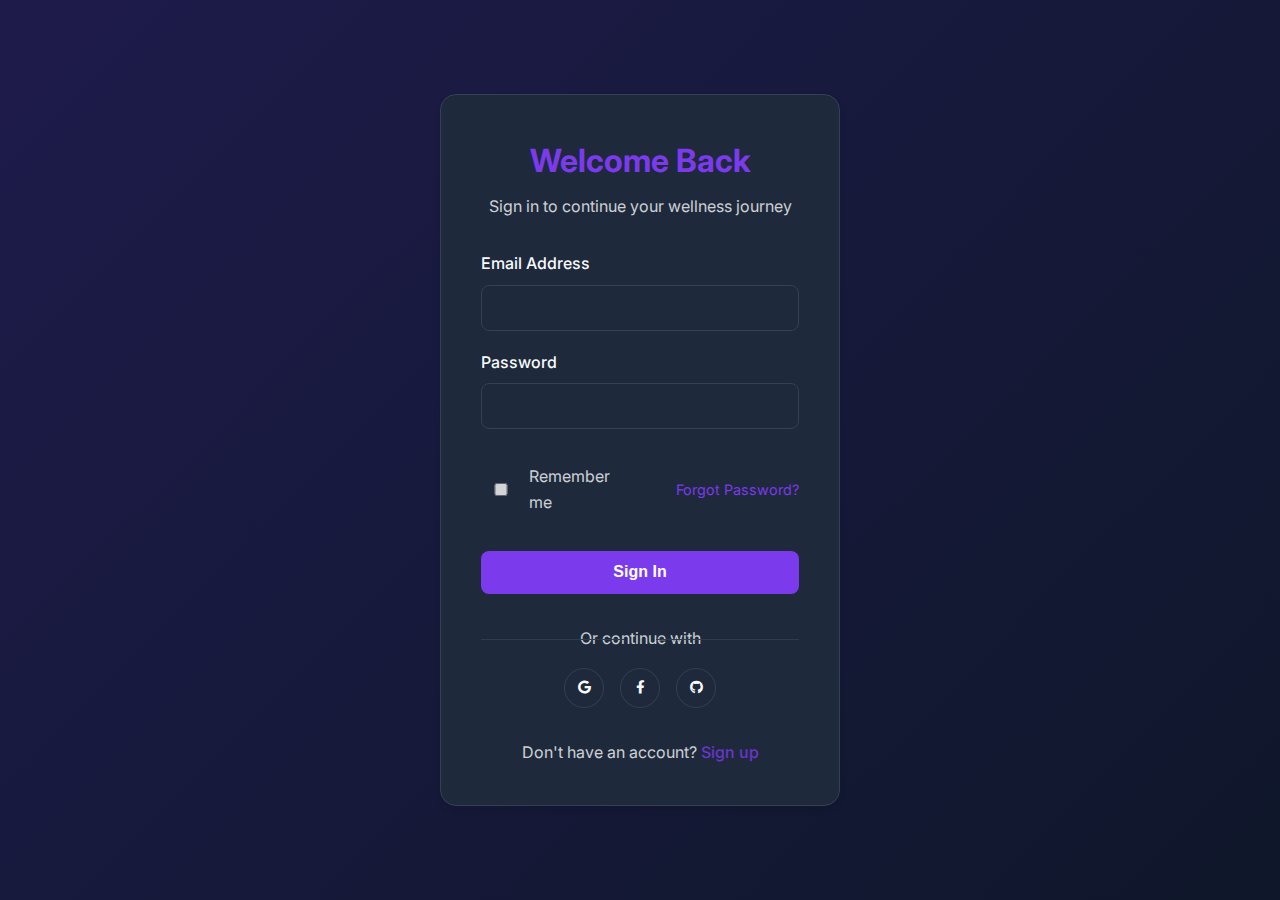
<file: login.html>
<!DOCTYPE html>
<html lang="en">
<head>
    <meta charset="UTF-8">
    <meta name="viewport" content="width=device-width, initial-scale=1.0">
    <title>Login - Reflexa</title>
    <link rel="stylesheet" href="styles.css">
    <link rel="stylesheet" href="https://cdnjs.cloudflare.com/ajax/libs/font-awesome/6.0.0/css/all.min.css">
    <link href="https://fonts.googleapis.com/css2?family=Inter:wght@400;500;600;700;800&display=swap" rel="stylesheet">
    <style>
        .auth-container {
            min-height: 100vh;
            display: flex;
            align-items: center;
            justify-content: center;
            padding: 2rem;
            background: linear-gradient(135deg, var(--secondary-color), var(--background-color));
        }

        .auth-card {
            background: var(--card-bg);
            padding: 2.5rem;
            border-radius: 16px;
            width: 100%;
            max-width: 400px;
            box-shadow: 0 4px 6px rgba(0, 0, 0, 0.1);
            border: 1px solid var(--border-color);
        }

        .auth-header {
            text-align: center;
            margin-bottom: 2rem;
        }

        .auth-header h1 {
            color: var(--primary-color);
            font-size: 2rem;
            margin-bottom: 0.5rem;
        }

        .auth-header p {
            color: var(--text-color);
            opacity: 0.8;
        }

        .auth-form {
            display: flex;
            flex-direction: column;
            gap: 1.2rem;
        }

        .form-group {
            display: flex;
            flex-direction: column;
            gap: 0.5rem;
        }

        .form-group label {
            color: var(--text-color);
            font-weight: 500;
        }

        .form-group input {
            padding: 0.8rem;
            background-color: var(--dark-gray);
            border: 1px solid var(--border-color);
            border-radius: 8px;
            color: var(--text-color);
            font-size: 1rem;
            transition: border-color 0.3s ease;
        }

        .form-group input:focus {
            outline: none;
            border-color: var(--primary-color);
        }

        .form-options {
            display: flex;
            justify-content: space-between;
            align-items: center;
            margin: 1rem 0;
        }

        .form-options label {
            display: flex;
            align-items: center;
            gap: 0.5rem;
            color: var(--text-color);
            opacity: 0.8;
        }

        .form-options a {
            color: var(--primary-color);
            text-decoration: none;
            font-size: 0.9rem;
        }

        .form-options a:hover {
            text-decoration: underline;
        }

        .auth-footer {
            text-align: center;
            margin-top: 2rem;
            color: var(--text-color);
            opacity: 0.8;
        }

        .auth-footer a {
            color: var(--primary-color);
            text-decoration: none;
            font-weight: 500;
        }

        .auth-footer a:hover {
            text-decoration: underline;
        }

        .social-login {
            margin-top: 2rem;
            text-align: center;
        }

        .social-login p {
            color: var(--text-color);
            opacity: 0.8;
            margin-bottom: 1rem;
            position: relative;
        }

        .social-login p::before,
        .social-login p::after {
            content: '';
            position: absolute;
            top: 50%;
            width: 45%;
            height: 1px;
            background-color: var(--border-color);
        }

        .social-login p::before {
            left: 0;
        }

        .social-login p::after {
            right: 0;
        }

        .social-buttons {
            display: flex;
            justify-content: center;
            gap: 1rem;
        }

        .social-btn {
            width: 40px;
            height: 40px;
            border-radius: 50%;
            display: flex;
            align-items: center;
            justify-content: center;
            background-color: var(--dark-gray);
            color: var(--text-color);
            border: 1px solid var(--border-color);
            cursor: pointer;
            transition: all 0.3s ease;
        }

        .social-btn:hover {
            background-color: var(--primary-color);
            border-color: var(--primary-color);
            transform: translateY(-2px);
        }

        .error-message {
            color: #ef4444;
            font-size: 0.9rem;
            margin-top: 0.5rem;
            display: none;
        }

        .success-message {
            color: #22c55e;
            font-size: 0.9rem;
            margin-top: 0.5rem;
            display: none;
        }
    </style>
</head>
<body>
    <div class="auth-container">
        <div class="auth-card">
            <div class="auth-header">
                <h1>Welcome Back</h1>
                <p>Sign in to continue your wellness journey</p>
            </div>
            <form class="auth-form" id="loginForm">
                <div class="form-group">
                    <label for="email">Email Address</label>
                    <input type="email" id="email" required>
                    <div class="error-message" id="emailError"></div>
                </div>
                <div class="form-group">
                    <label for="password">Password</label>
                    <input type="password" id="password" required>
                    <div class="error-message" id="passwordError"></div>
                </div>
                <div class="form-options">
                    <label>
                        <input type="checkbox" id="rememberMe">
                        Remember me
                    </label>
                    <a href="#forgot-password">Forgot Password?</a>
                </div>
                <button type="submit" class="btn btn-primary">Sign In</button>
                <div class="error-message" id="formError"></div>
                <div class="success-message" id="formSuccess"></div>
            </form>
            <div class="social-login">
                <p>Or continue with</p>
                <div class="social-buttons">
                    <button class="social-btn">
                        <i class="fab fa-google"></i>
                    </button>
                    <button class="social-btn">
                        <i class="fab fa-facebook-f"></i>
                    </button>
                    <button class="social-btn">
                        <i class="fab fa-github"></i>
                    </button>
                </div>
            </div>
            <div class="auth-footer">
                <p>Don't have an account? <a href="signup.html">Sign up</a></p>
            </div>
        </div>
    </div>

    <script src="auth.js"></script>
    <script>
        const loginForm = document.getElementById('loginForm');
        const emailInput = document.getElementById('email');
        const passwordInput = document.getElementById('password');
        const rememberMeInput = document.getElementById('rememberMe');
        const emailError = document.getElementById('emailError');
        const passwordError = document.getElementById('passwordError');
        const formError = document.getElementById('formError');
        const formSuccess = document.getElementById('formSuccess');

        // Check if user is already logged in
        if (auth.isLoggedIn()) {
            window.location.href = 'index.html';
        }

        loginForm.addEventListener('submit', (e) => {
            e.preventDefault();
            
            // Reset error messages
            emailError.style.display = 'none';
            passwordError.style.display = 'none';
            formError.style.display = 'none';
            formSuccess.style.display = 'none';

            const email = emailInput.value.trim();
            const password = passwordInput.value;
            const rememberMe = rememberMeInput.checked;

            // Validate email
            if (!email) {
                emailError.textContent = 'Email is required';
                emailError.style.display = 'block';
                return;
            }

            // Validate password
            if (!password) {
                passwordError.textContent = 'Password is required';
                passwordError.style.display = 'block';
                return;
            }

            try {
                // Attempt login
                auth.login(email, password, rememberMe);
                
                // Show success message
                formSuccess.textContent = 'Login successful! Redirecting...';
                formSuccess.style.display = 'block';

                // Redirect to home page after a short delay
                setTimeout(() => {
                    window.location.href = 'index.html';
                }, 1000);
            } catch (error) {
                // Show error message
                formError.textContent = error.message;
                formError.style.display = 'block';
            }
        });
    </script>
</body>
</html>
</file>
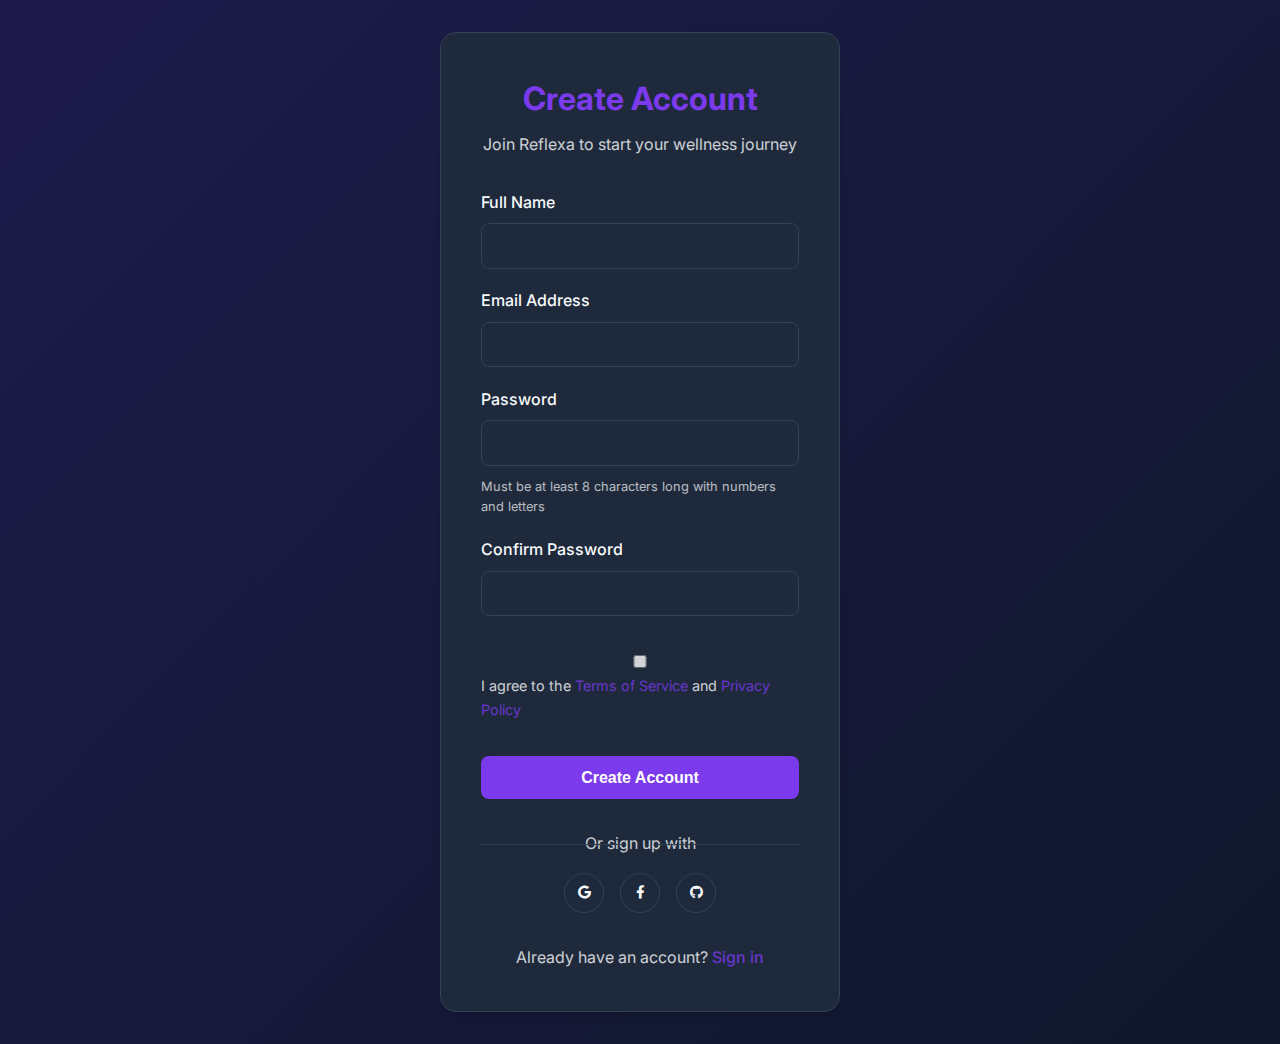
<file: signup.html>
<!DOCTYPE html>
<html lang="en">
<head>
    <meta charset="UTF-8">
    <meta name="viewport" content="width=device-width, initial-scale=1.0">
    <title>Sign Up - Reflexa</title>
    <link rel="stylesheet" href="styles.css">
    <link rel="stylesheet" href="https://cdnjs.cloudflare.com/ajax/libs/font-awesome/6.0.0/css/all.min.css">
    <link href="https://fonts.googleapis.com/css2?family=Inter:wght@400;500;600;700;800&display=swap" rel="stylesheet">
    <style>
        .auth-container {
            min-height: 100vh;
            display: flex;
            align-items: center;
            justify-content: center;
            padding: 2rem;
            background: linear-gradient(135deg, var(--secondary-color), var(--background-color));
        }

        .auth-card {
            background: var(--card-bg);
            padding: 2.5rem;
            border-radius: 16px;
            width: 100%;
            max-width: 400px;
            box-shadow: 0 4px 6px rgba(0, 0, 0, 0.1);
            border: 1px solid var(--border-color);
        }

        .auth-header {
            text-align: center;
            margin-bottom: 2rem;
        }

        .auth-header h1 {
            color: var(--primary-color);
            font-size: 2rem;
            margin-bottom: 0.5rem;
        }

        .auth-header p {
            color: var(--text-color);
            opacity: 0.8;
        }

        .auth-form {
            display: flex;
            flex-direction: column;
            gap: 1.2rem;
        }

        .form-group {
            display: flex;
            flex-direction: column;
            gap: 0.5rem;
        }

        .form-group label {
            color: var(--text-color);
            font-weight: 500;
        }

        .form-group input {
            padding: 0.8rem;
            background-color: var(--dark-gray);
            border: 1px solid var(--border-color);
            border-radius: 8px;
            color: var(--text-color);
            font-size: 1rem;
            transition: border-color 0.3s ease;
        }

        .form-group input:focus {
            outline: none;
            border-color: var(--primary-color);
        }

        .form-options {
            display: flex;
            align-items: center;
            gap: 0.5rem;
            margin: 1rem 0;
        }

        .form-options label {
            color: var(--text-color);
            opacity: 0.8;
            font-size: 0.9rem;
        }

        .form-options a {
            color: var(--primary-color);
            text-decoration: none;
        }

        .form-options a:hover {
            text-decoration: underline;
        }

        .auth-footer {
            text-align: center;
            margin-top: 2rem;
            color: var(--text-color);
            opacity: 0.8;
        }

        .auth-footer a {
            color: var(--primary-color);
            text-decoration: none;
            font-weight: 500;
        }

        .auth-footer a:hover {
            text-decoration: underline;
        }

        .social-login {
            margin-top: 2rem;
            text-align: center;
        }

        .social-login p {
            color: var(--text-color);
            opacity: 0.8;
            margin-bottom: 1rem;
            position: relative;
        }

        .social-login p::before,
        .social-login p::after {
            content: '';
            position: absolute;
            top: 50%;
            width: 45%;
            height: 1px;
            background-color: var(--border-color);
        }

        .social-login p::before {
            left: 0;
        }

        .social-login p::after {
            right: 0;
        }

        .social-buttons {
            display: flex;
            justify-content: center;
            gap: 1rem;
        }

        .social-btn {
            width: 40px;
            height: 40px;
            border-radius: 50%;
            display: flex;
            align-items: center;
            justify-content: center;
            background-color: var(--dark-gray);
            color: var(--text-color);
            border: 1px solid var(--border-color);
            cursor: pointer;
            transition: all 0.3s ease;
        }

        .social-btn:hover {
            background-color: var(--primary-color);
            border-color: var(--primary-color);
            transform: translateY(-2px);
        }

        .password-requirements {
            font-size: 0.8rem;
            color: var(--text-color);
            opacity: 0.7;
            margin-top: 0.2rem;
        }

        .error-message {
            color: #ef4444;
            font-size: 0.9rem;
            margin-top: 0.5rem;
            display: none;
        }

        .success-message {
            color: #22c55e;
            font-size: 0.9rem;
            margin-top: 0.5rem;
            display: none;
        }
    </style>
</head>
<body>
    <div class="auth-container">
        <div class="auth-card">
            <div class="auth-header">
                <h1>Create Account</h1>
                <p>Join Reflexa to start your wellness journey</p>
            </div>
            <form class="auth-form" id="signupForm">
                <div class="form-group">
                    <label for="fullName">Full Name</label>
                    <input type="text" id="fullName" required>
                    <div class="error-message" id="fullNameError"></div>
                </div>
                <div class="form-group">
                    <label for="email">Email Address</label>
                    <input type="email" id="email" required>
                    <div class="error-message" id="emailError"></div>
                </div>
                <div class="form-group">
                    <label for="password">Password</label>
                    <input type="password" id="password" required>
                    <div class="password-requirements">
                        Must be at least 8 characters long with numbers and letters
                    </div>
                    <div class="error-message" id="passwordError"></div>
                </div>
                <div class="form-group">
                    <label for="confirmPassword">Confirm Password</label>
                    <input type="password" id="confirmPassword" required>
                    <div class="error-message" id="confirmPasswordError"></div>
                </div>
                <div class="form-options">
                    <label>
                        <input type="checkbox" id="terms" required>
                        I agree to the <a href="#terms">Terms of Service</a> and <a href="#privacy">Privacy Policy</a>
                    </label>
                </div>
                <button type="submit" class="btn btn-primary">Create Account</button>
                <div class="error-message" id="formError"></div>
                <div class="success-message" id="formSuccess"></div>
            </form>
            <div class="social-login">
                <p>Or sign up with</p>
                <div class="social-buttons">
                    <button class="social-btn">
                        <i class="fab fa-google"></i>
                    </button>
                    <button class="social-btn">
                        <i class="fab fa-facebook-f"></i>
                    </button>
                    <button class="social-btn">
                        <i class="fab fa-github"></i>
                    </button>
                </div>
            </div>
            <div class="auth-footer">
                <p>Already have an account? <a href="login.html">Sign in</a></p>
            </div>
        </div>
    </div>

    <script src="auth.js"></script>
    <script src="email-service.js"></script>
    <script>
        const signupForm = document.getElementById('signupForm');
        const fullNameInput = document.getElementById('fullName');
        const emailInput = document.getElementById('email');
        const passwordInput = document.getElementById('password');
        const confirmPasswordInput = document.getElementById('confirmPassword');
        const termsInput = document.getElementById('terms');

        // Error message elements
        const fullNameError = document.getElementById('fullNameError');
        const emailError = document.getElementById('emailError');
        const passwordError = document.getElementById('passwordError');
        const confirmPasswordError = document.getElementById('confirmPasswordError');
        const formError = document.getElementById('formError');
        const formSuccess = document.getElementById('formSuccess');

        // Check if user is already logged in
        if (auth.isLoggedIn()) {
            window.location.href = 'index.html';
        }

        signupForm.addEventListener('submit', async (e) => {
            e.preventDefault();
            
            // Reset error messages
            fullNameError.style.display = 'none';
            emailError.style.display = 'none';
            passwordError.style.display = 'none';
            confirmPasswordError.style.display = 'none';
            formError.style.display = 'none';
            formSuccess.style.display = 'none';

            const fullName = fullNameInput.value.trim();
            const email = emailInput.value.trim();
            const password = passwordInput.value;
            const confirmPassword = confirmPasswordInput.value;

            // Validate full name
            if (!fullName) {
                fullNameError.textContent = 'Full name is required';
                fullNameError.style.display = 'block';
                return;
            }

            // Validate email
            if (!email) {
                emailError.textContent = 'Email is required';
                emailError.style.display = 'block';
                return;
            }

            // Validate password
            const passwordValidation = auth.validatePassword(password);
            if (!passwordValidation.valid) {
                passwordError.textContent = passwordValidation.message;
                passwordError.style.display = 'block';
                return;
            }

            // Validate password confirmation
            if (password !== confirmPassword) {
                confirmPasswordError.textContent = 'Passwords do not match';
                confirmPasswordError.style.display = 'block';
                return;
            }

            // Validate terms acceptance
            if (!termsInput.checked) {
                formError.textContent = 'Please accept the Terms of Service and Privacy Policy';
                formError.style.display = 'block';
                return;
            }

            try {
                // Attempt signup
                const user = auth.signup(fullName, email, password);
                
                // Send welcome email
                const emailResult = await emailService.sendWelcomeEmail(user);
                
                if (emailResult.success) {
                    // Show success message
                    formSuccess.textContent = 'Account created successfully! Please check your email for a welcome message. Redirecting...';
                    formSuccess.style.display = 'block';

                    // Redirect to home page after a short delay
                    setTimeout(() => {
                        window.location.href = 'index.html';
                    }, 2000);
                } else {
                    // Account created but email failed
                    formSuccess.textContent = 'Account created successfully! However, we could not send the welcome email. Redirecting...';
                    formSuccess.style.display = 'block';

                    // Redirect to home page after a short delay
                    setTimeout(() => {
                        window.location.href = 'index.html';
                    }, 2000);
                }
            } catch (error) {
                // Show error message
                formError.textContent = error.message;
                formError.style.display = 'block';
            }
        });
    </script>
</body>
</html>
</file>
<file: styles.css>
/* Global Variables */
:root {
    --primary-color: #7C3AED;
    --secondary-color: #1E1B4B;
    --accent-color: #F472B6;
    --background-color: #0F172A;
    --text-color: #F8FAFC;
    --light-gray: #94A3B8;
    --dark-gray: #1E293B;
    --card-bg: #1E293B;
    --border-color: #334155;
}

/* Reset and Base Styles */
* {
    margin: 0;
    padding: 0;
    box-sizing: border-box;
}

body {
    font-family: 'Inter', sans-serif;
    background-color: var(--background-color);
    color: var(--text-color);
    line-height: 1.6;
    overflow-x: hidden;
}

/* Container */
.container {
    width: 100%;
    max-width: 1200px;
    margin: 0 auto;
    padding: 0 1rem;
}

/* Navigation */
.navbar {
    background-color: var(--card-bg);
    padding: 1rem;
    position: fixed;
    width: 100%;
    top: 0;
    z-index: 1000;
    border-bottom: 1px solid var(--border-color);
}

.nav-content {
    display: flex;
    justify-content: space-between;
    align-items: center;
    max-width: 1200px;
    margin: 0 auto;
}

.logo {
    font-size: 1.5rem;
    font-weight: 700;
    color: var(--primary-color);
    text-decoration: none;
}

.nav-links {
    display: flex;
    gap: 2rem;
    align-items: center;
}

.nav-links a {
    color: var(--text-color);
    text-decoration: none;
    font-weight: 500;
    transition: color 0.3s ease;
}

.nav-links a:hover {
    color: var(--primary-color);
}

.auth-buttons {
    display: flex;
    gap: 1rem;
}

/* Mobile Menu */
.mobile-menu-btn {
    display: none;
    background: none;
    border: none;
    color: var(--text-color);
    font-size: 1.5rem;
    cursor: pointer;
}

/* Buttons */
.btn {
    padding: 0.8rem 1.5rem;
    border-radius: 8px;
    font-weight: 600;
    cursor: pointer;
    transition: all 0.3s ease;
    border: none;
    font-size: 1rem;
    white-space: nowrap;
}

.btn-primary {
    background-color: var(--primary-color);
    color: white;
}

.btn-primary:hover {
    background-color: #6D28D9;
    transform: translateY(-2px);
}

.btn-secondary {
    background-color: transparent;
    border: 1px solid var(--primary-color);
    color: var(--primary-color);
}

.btn-secondary:hover {
    background-color: var(--primary-color);
    color: white;
    transform: translateY(-2px);
}

/* Hero Section */
.hero {
    padding: 8rem 1rem 4rem;
    text-align: center;
    background: radial-gradient(circle at center, var(--secondary-color) 0%, var(--background-color) 100%);
    min-height: 100vh;
    display: flex;
    align-items: center;
    justify-content: center;
}

.hero-content {
    max-width: 800px;
    margin: 0 auto;
    padding: 0 1rem;
}

.hero h1 {
    font-size: 3.5rem;
    margin-bottom: 1.5rem;
    background: linear-gradient(135deg, var(--primary-color), var(--accent-color));
    -webkit-background-clip: text;
    -webkit-text-fill-color: transparent;
    line-height: 1.2;
}

.hero p {
    font-size: 1.2rem;
    color: var(--light-gray);
    margin-bottom: 2rem;
}

.hero-buttons {
    display: flex;
    gap: 1rem;
    justify-content: center;
    margin-top: 2rem;
}

.hero-buttons .btn {
    padding: 1rem 2rem;
    font-size: 1.1rem;
    min-width: 160px;
    transition: all 0.3s ease;
}

.hero-buttons .btn-primary {
    background: linear-gradient(135deg, var(--primary-color), var(--accent-color));
    border: none;
    color: white;
    box-shadow: 0 4px 15px rgba(124, 58, 237, 0.3);
}

.hero-buttons .btn-primary:hover {
    transform: translateY(-2px);
    box-shadow: 0 6px 20px rgba(124, 58, 237, 0.4);
}

.hero-buttons .btn:not(.btn-primary) {
    background: transparent;
    border: 2px solid var(--primary-color);
    color: var(--primary-color);
}

.hero-buttons .btn:not(.btn-primary):hover {
    background: var(--primary-color);
    color: white;
    transform: translateY(-2px);
}

/* Sections */
section {
    padding: 4rem 1rem;
    width: 100%;
}

.section-title {
    font-size: 2.5rem;
    margin-bottom: 2rem;
    text-align: center;
    color: var(--text-color);
}

/* Journal Section */
.journal-container {
    max-width: 800px;
    margin: 0 auto;
    background-color: var(--card-bg);
    padding: 2rem;
    border-radius: 16px;
    border: 1px solid var(--border-color);
}

.journal-textarea {
    width: 100%;
    min-height: 400px;
    padding: 1.5rem;
    background-color: var(--dark-gray);
    border: 1px solid var(--border-color);
    border-radius: 12px;
    color: var(--text-color);
    resize: vertical;
    margin-bottom: 1.5rem;
    font-size: 1.1rem;
    line-height: 1.6;
    font-family: inherit;
}

.journal-textarea:focus {
    outline: none;
    border-color: var(--primary-color);
    box-shadow: 0 0 0 2px rgba(124, 58, 237, 0.2);
}

.journal-actions {
    display: flex;
    gap: 1rem;
    margin-top: 1rem;
}

/* Resources Section */
.resources-grid {
    display: grid;
    grid-template-columns: repeat(auto-fit, minmax(300px, 1fr));
    gap: 2rem;
    padding: 0 1rem;
    max-width: 1200px;
    margin: 0 auto;
}

.resource-card {
    background-color: var(--card-bg);
    border-radius: 16px;
    padding: 2rem;
    border: 1px solid var(--border-color);
    transition: transform 0.3s ease;
    display: flex;
    flex-direction: column;
    gap: 1rem;
}

.resource-card:hover {
    transform: translateY(-5px);
}

.resource-card h3 {
    color: var(--primary-color);
    font-size: 1.5rem;
}

.resource-card p {
    color: var(--light-gray);
    flex-grow: 1;
}

/* Articles Section */
.articles-grid {
    display: grid;
    grid-template-columns: repeat(auto-fit, minmax(300px, 1fr));
    gap: 2rem;
    padding: 2rem 0;
}

.article-card {
    background: #fff;
    border-radius: 12px;
    overflow: hidden;
    box-shadow: 0 4px 6px rgba(0, 0, 0, 0.1);
    transition: transform 0.3s ease;
}

.article-card:hover {
    transform: translateY(-5px);
}

.article-image {
    width: 100%;
    height: 200px;
    overflow: hidden;
}

.article-image img {
    width: 100%;
    height: 100%;
    object-fit: cover;
    transition: transform 0.3s ease;
}

.article-card:hover .article-image img {
    transform: scale(1.05);
}

.article-content {
    padding: 1.5rem;
}

.article-category {
    display: inline-block;
    padding: 0.25rem 0.75rem;
    background: #f0f7ff;
    color: #2563eb;
    border-radius: 20px;
    font-size: 0.875rem;
    margin-bottom: 1rem;
}

.article-content h3 {
    font-size: 1.25rem;
    margin-bottom: 0.75rem;
    color: #1f2937;
}

.article-content p {
    color: #6b7280;
    margin-bottom: 1rem;
    line-height: 1.6;
}

.article-meta {
    display: flex;
    gap: 1rem;
    color: #9ca3af;
    font-size: 0.875rem;
    margin-bottom: 1rem;
}

.article-meta span {
    display: flex;
    align-items: center;
    gap: 0.5rem;
}

.article-meta i {
    font-size: 1rem;
}

/* Videos Section */
.videos-grid {
    display: grid;
    grid-template-columns: repeat(auto-fit, minmax(300px, 1fr));
    gap: 2rem;
    padding: 2rem 0;
}

.video-card {
    background: var(--card-bg);
    border-radius: 12px;
    overflow: hidden;
    box-shadow: 0 4px 6px rgba(0, 0, 0, 0.1);
    transition: transform 0.3s ease;
}

.video-card:hover {
    transform: translateY(-5px);
}

.video-thumbnail {
    position: relative;
    width: 100%;
    padding-top: 56.25%; /* 16:9 Aspect Ratio */
    overflow: hidden;
}

.video-thumbnail img {
    position: absolute;
    top: 0;
    left: 0;
    width: 100%;
    height: 100%;
    object-fit: cover;
    transition: transform 0.3s ease;
}

.video-card:hover .video-thumbnail img {
    transform: scale(1.05);
}

.play-button {
    position: absolute;
    top: 50%;
    left: 50%;
    transform: translate(-50%, -50%);
    width: 60px;
    height: 60px;
    background: rgba(0, 0, 0, 0.7);
    border-radius: 50%;
    display: flex;
    align-items: center;
    justify-content: center;
    cursor: pointer;
    transition: background-color 0.3s ease;
}

.play-button i {
    color: white;
    font-size: 24px;
    margin-left: 5px;
}

.play-button:hover {
    background: rgba(0, 0, 0, 0.9);
}

.video-content {
    padding: 1.5rem;
}

.video-category {
    display: inline-block;
    padding: 0.25rem 0.75rem;
    background: var(--primary-color);
    color: white;
    border-radius: 20px;
    font-size: 0.875rem;
    margin-bottom: 0.75rem;
}

.video-content h3 {
    margin: 0.5rem 0;
    font-size: 1.25rem;
    color: var(--text-color);
}

.video-content p {
    color: var(--text-secondary);
    margin-bottom: 1rem;
    line-height: 1.5;
}

.video-meta {
    display: flex;
    gap: 1rem;
    color: var(--text-secondary);
    font-size: 0.875rem;
    margin-bottom: 1rem;
}

.video-meta span {
    display: flex;
    align-items: center;
    gap: 0.5rem;
}

.video-content .btn {
    width: 100%;
    display: flex;
    align-items: center;
    justify-content: center;
    gap: 0.5rem;
    background: #ff0000;
    color: white;
    border: none;
    padding: 0.75rem;
    border-radius: 6px;
    cursor: pointer;
    transition: background-color 0.3s ease;
}

.video-content .btn:hover {
    background: #cc0000;
}

/* Workshops Section */
.workshops-grid {
    display: grid;
    grid-template-columns: repeat(auto-fit, minmax(300px, 1fr));
    gap: 2rem;
    padding: 0 1rem;
    max-width: 1200px;
    margin: 0 auto;
}

.workshop-card {
    background-color: var(--card-bg);
    border-radius: 16px;
    padding: 2rem;
    border: 1px solid var(--border-color);
    transition: transform 0.3s ease;
    display: flex;
    flex-direction: column;
    gap: 1rem;
}

.workshop-card:hover {
    transform: translateY(-5px);
}

.workshop-card h3 {
    color: var(--primary-color);
    font-size: 1.5rem;
}

.workshop-card p {
    color: var(--light-gray);
    flex-grow: 1;
}

.workshop-info {
    display: flex;
    flex-direction: column;
    gap: 0.5rem;
    margin-top: 1rem;
}

.workshop-date, .workshop-time, .workshop-duration {
    display: flex;
    align-items: center;
    gap: 0.5rem;
    color: var(--light-gray);
}

/* Footer */
footer {
    background-color: var(--card-bg);
    padding: 4rem 1rem;
    border-top: 1px solid var(--border-color);
}

.footer-content {
    display: grid;
    grid-template-columns: repeat(auto-fit, minmax(250px, 1fr));
    gap: 2rem;
    max-width: 1200px;
    margin: 0 auto;
}

.footer-section h3 {
    color: var(--primary-color);
    margin-bottom: 1rem;
}

.footer-section ul {
    list-style: none;
}

.footer-section ul li {
    margin-bottom: 0.5rem;
}

.footer-section a {
    color: var(--text-color);
    text-decoration: none;
    opacity: 0.8;
    transition: opacity 0.3s ease;
}

.footer-section a:hover {
    opacity: 1;
}

/* Modal */
.modal {
    display: none;
    position: fixed;
    top: 0;
    left: 0;
    width: 100%;
    height: 100%;
    background-color: rgba(0, 0, 0, 0.5);
    z-index: 1000;
    overflow-y: auto;
}

.modal-content {
    position: relative;
    background-color: var(--card-bg);
    margin: 20px auto;
    padding: 2rem;
    width: 90%;
    max-width: 500px;
    border-radius: 16px;
    box-shadow: 0 4px 6px rgba(0, 0, 0, 0.1);
    border: 1px solid var(--border-color);
}

.close {
    position: absolute;
    right: 1rem;
    top: 1rem;
    font-size: 1.5rem;
    cursor: pointer;
    color: var(--text-color);
    opacity: 0.7;
    transition: opacity 0.3s ease;
}

.close:hover {
    opacity: 1;
}

/* Modal Content Styles */
.modal-body {
    margin-top: 1.5rem;
    line-height: 1.6;
}

.modal-body p {
    margin-bottom: 1rem;
    color: var(--text-color);
}

.modal-body ul {
    list-style: none;
    padding: 0;
    margin: 1rem 0;
}

.modal-body li {
    margin-bottom: 0.8rem;
    padding-left: 1.5rem;
    position: relative;
}

.modal-body li:before {
    content: "•";
    color: var(--primary-color);
    position: absolute;
    left: 0;
}

.modal-body strong {
    color: var(--primary-color);
}

/* Podcasts Section */
.podcasts-grid {
    display: grid;
    grid-template-columns: repeat(auto-fit, minmax(300px, 1fr));
    gap: 2rem;
    padding: 2rem 0;
}

.podcast-card {
    background: #fff;
    border-radius: 12px;
    overflow: hidden;
    box-shadow: 0 4px 6px rgba(0, 0, 0, 0.1);
    transition: transform 0.3s ease, box-shadow 0.3s ease;
}

.podcast-card:hover {
    transform: translateY(-5px);
    box-shadow: 0 6px 12px rgba(0, 0, 0, 0.15);
}

.podcast-image {
    width: 100%;
    height: 200px;
    overflow: hidden;
}

.podcast-image img {
    width: 100%;
    height: 100%;
    object-fit: cover;
    transition: transform 0.3s ease;
}

.podcast-card:hover .podcast-image img {
    transform: scale(1.05);
}

.podcast-content {
    padding: 1.5rem;
}

.podcast-category {
    display: inline-block;
    padding: 0.25rem 0.75rem;
    background: #f0f7ff;
    color: #2563eb;
    border-radius: 20px;
    font-size: 0.875rem;
    font-weight: 500;
    margin-bottom: 1rem;
}

.podcast-content h3 {
    font-size: 1.25rem;
    font-weight: 600;
    margin-bottom: 0.75rem;
    color: #1f2937;
}

.podcast-content p {
    color: #6b7280;
    margin-bottom: 1rem;
    line-height: 1.5;
}

.podcast-meta {
    display: flex;
    gap: 1rem;
    color: #6b7280;
    font-size: 0.875rem;
    margin-bottom: 1.25rem;
}

.podcast-meta span {
    display: flex;
    align-items: center;
    gap: 0.5rem;
}

.podcast-actions {
    display: flex;
    gap: 1rem;
}

.podcast-actions .btn {
    flex: 1;
    display: flex;
    align-items: center;
    justify-content: center;
    gap: 0.5rem;
    padding: 0.75rem;
    font-size: 0.875rem;
}

.podcast-actions .btn i {
    font-size: 1rem;
}

/* Playlist Section */
.playlist-grid {
    display: grid;
    grid-template-columns: repeat(auto-fit, minmax(300px, 1fr));
    gap: 2rem;
    margin-top: 2rem;
}

.playlist-card {
    background-color: var(--card-bg);
    border-radius: 12px;
    overflow: hidden;
    box-shadow: 0 4px 6px rgba(0, 0, 0, 0.1);
    transition: transform 0.3s ease;
}

.playlist-card:hover {
    transform: translateY(-5px);
}

/* Responsive Design */
@media (max-width: 768px) {
    /* Navigation */
    .mobile-menu-btn {
        display: block;
    }

    .nav-links {
        display: none;
        position: fixed;
        top: 4rem;
        left: 0;
        right: 0;
        background-color: var(--card-bg);
        padding: 1rem;
        flex-direction: column;
        gap: 1rem;
        border-bottom: 1px solid var(--border-color);
    }

    .nav-links.active {
        display: flex;
    }

    .auth-buttons {
        gap: 0.5rem;
        flex-direction: column;
        width: 100%;
    }

    .btn {
        width: 100%;
        padding: 0.6rem 1rem;
        font-size: 0.9rem;
    }

    /* Hero Section */
    .hero {
        padding: 6rem 1rem 3rem;
        min-height: auto;
    }

    .hero-content {
        padding: 2rem 1rem;
        text-align: center;
    }

    .hero-content h1 {
        font-size: 2rem;
        margin-bottom: 1rem;
    }

    .hero-content p {
        font-size: 1rem;
        margin-bottom: 1.5rem;
    }

    .hero-buttons {
        flex-direction: column;
        gap: 1rem;
        padding: 0 1rem;
    }

    .hero-buttons .btn {
        width: 100%;
        padding: 0.8rem 1.5rem;
        font-size: 1rem;
        min-width: unset;
    }

    .auth-form {
        padding: 1rem;
    }

    .auth-form h2 {
        font-size: 1.5rem;
        margin-bottom: 1.5rem;
    }

    .auth-form input {
        width: 100%;
        padding: 0.8rem;
    }

    /* Sections */
    section {
        padding: 3rem 1rem;
    }

    .section-title {
        font-size: 2rem;
    }

    /* Journal Section */
    .journal-container {
        padding: 1.5rem;
    }

    .mood-buttons {
        gap: 0.5rem;
    }

    .mood-btn {
        padding: 0.4rem 0.8rem;
        font-size: 0.9rem;
        min-width: 80px;
    }

    /* Cards */
    .resource-card,
    .workshop-card {
        padding: 1.5rem;
    }

    .workshop-info {
        font-size: 0.9rem;
    }

    /* Footer */
    footer {
        padding: 3rem 1rem;
    }

    .footer-content {
        grid-template-columns: 1fr;
        text-align: center;
    }

    .modal-content {
        margin: 10px;
        padding: 1.5rem;
        width: calc(100% - 20px);
    }

    .modal-body {
        font-size: 0.95rem;
    }

    .modal-body li {
        margin-bottom: 0.6rem;
    }

    .articles-grid {
        grid-template-columns: 1fr;
        gap: 1.5rem;
    }

    .article-image {
        height: 180px;
    }

    .article-content {
        padding: 1.25rem;
    }

    .article-content h3 {
        font-size: 1.125rem;
    }

    .podcasts-grid {
        grid-template-columns: repeat(auto-fit, minmax(280px, 1fr));
        gap: 1.5rem;
    }

    .podcast-image {
        height: 180px;
    }

    .podcast-content {
        padding: 1.25rem;
    }

    .podcast-content h3 {
        font-size: 1.125rem;
    }
}

@media (max-width: 480px) {
    /* Navigation */
    .logo {
        font-size: 1.2rem;
    }

    /* Hero Section */
    .hero-content h1 {
        font-size: 1.75rem;
    }

    .hero-content p {
        font-size: 0.9rem;
    }

    /* Buttons */
    .btn {
        padding: 0.5rem 0.8rem;
        font-size: 0.8rem;
    }

    /* Sections */
    .section-title {
        font-size: 1.8rem;
    }

    /* Modal */
    .modal-content {
        margin: 5px;
        padding: 1rem;
        width: calc(100% - 10px);
    }

    .modal-body {
        font-size: 0.9rem;
    }

    /* Cards */
    .resource-card h3,
    .workshop-card h3 {
        font-size: 1.2rem;
    }

    .resource-card p,
    .workshop-card p {
        font-size: 0.9rem;
    }

    .article-image {
        height: 160px;
    }

    .article-content {
        padding: 1rem;
    }

    .article-meta {
        flex-direction: column;
        gap: 0.5rem;
    }

    .hero-buttons {
        gap: 0.8rem;
    }

    .hero-buttons .btn {
        padding: 0.7rem 1.2rem;
        font-size: 0.95rem;
    }

    .podcasts-grid {
        grid-template-columns: 1fr;
    }

    .podcast-actions {
        flex-direction: column;
    }
}

/* Dark Mode Support */
@media (prefers-color-scheme: dark) {
    :root {
        --background-color: #0F172A;
        --text-color: #F8FAFC;
        --card-bg: #1E293B;
        --border-color: #334155;
    }
}

/* Print Styles */
@media print {
    .navbar,
    .auth-buttons,
    .btn {
        display: none;
    }

    body {
        background-color: white;
        color: black;
    }

    .container {
        max-width: none;
    }
}

/* Password Reset Modal */
.reset-instructions {
    color: var(--text-color);
    margin-bottom: 1.5rem;
    font-size: 0.95rem;
    line-height: 1.5;
}

#passwordResetForm {
    display: flex;
    flex-direction: column;
    gap: 1rem;
}

#passwordResetForm input {
    width: 100%;
    padding: 0.8rem;
    border: 1px solid var(--border-color);
    border-radius: 8px;
    background-color: var(--dark-gray);
    color: var(--text-color);
    font-size: 1rem;
}

#passwordResetForm input:focus {
    outline: none;
    border-color: var(--primary-color);
    box-shadow: 0 0 0 2px rgba(124, 58, 237, 0.2);
}

#backToLoginBtn {
    background-color: transparent;
    border: 1px solid var(--border-color);
    color: var(--text-color);
}

#backToLoginBtn:hover {
    background-color: var(--dark-gray);
    border-color: var(--primary-color);
}

/* Social Auth */
.social-auth {
    margin-bottom: 1.5rem;
}

.btn-google {
    width: 100%;
    background-color: white;
    color: #333;
    border: 1px solid var(--border-color);
    display: flex;
    align-items: center;
    justify-content: center;
    gap: 0.5rem;
    padding: 0.8rem;
    transition: background-color 0.3s ease;
}

.btn-google:hover {
    background-color: #f8f9fa;
}

.btn-google img {
    width: 18px;
    height: 18px;
}

.divider {
    display: flex;
    align-items: center;
    text-align: center;
    margin: 1.5rem 0;
}

.divider::before,
.divider::after {
    content: '';
    flex: 1;
    border-bottom: 1px solid var(--border-color);
}

.divider span {
    padding: 0 1rem;
    color: var(--light-gray);
    font-size: 0.9rem;
}

/* Auth Form */
.auth-form {
    max-width: 400px;
    margin: 0 auto;
}

.auth-form form {
    display: flex;
    flex-direction: column;
    gap: 1rem;
}

.auth-form input {
    width: 100%;
    padding: 0.8rem;
    border: 1px solid var(--border-color);
    border-radius: 8px;
    background-color: var(--dark-gray);
    color: var(--text-color);
    font-size: 1rem;
}

.auth-form input:focus {
    outline: none;
    border-color: var(--primary-color);
    box-shadow: 0 0 0 2px rgba(124, 58, 237, 0.2);
}
</file>
